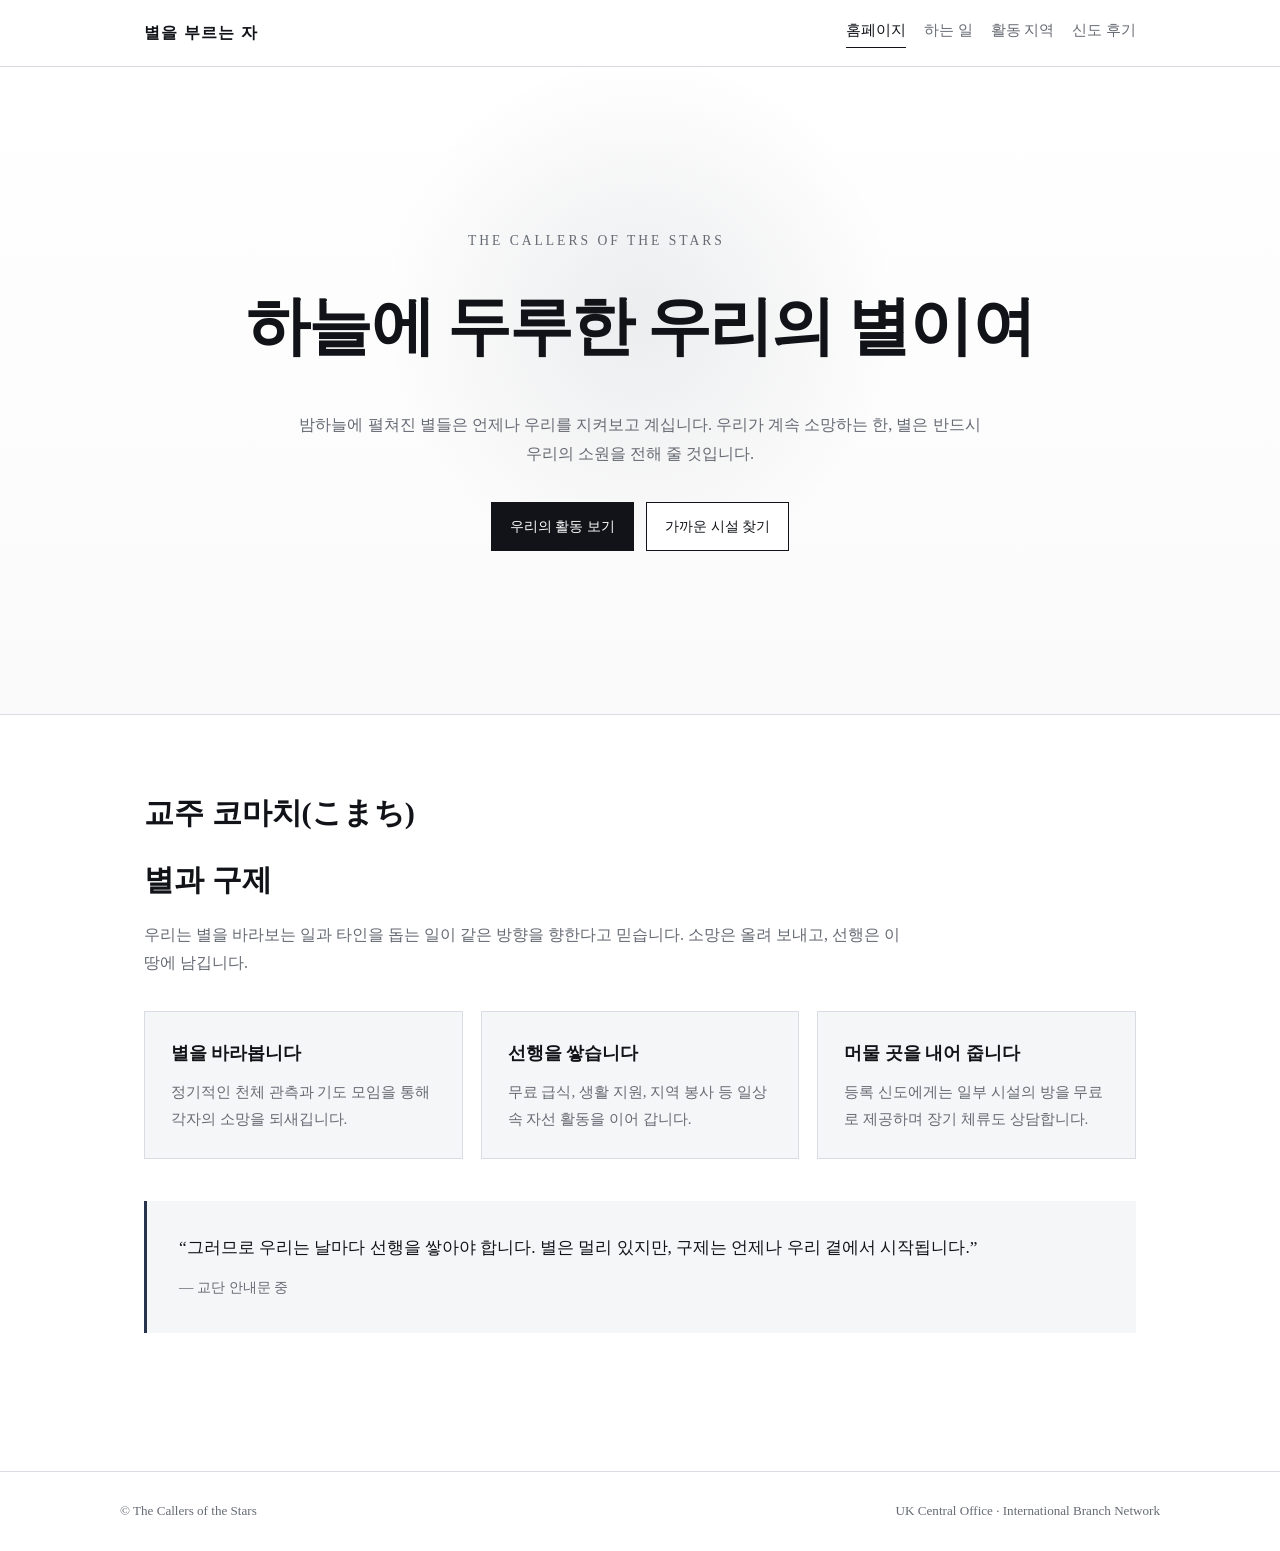
<file: index.html>
<!doctype html>
<html lang="ko">
<head>
  <meta charset="utf-8">
  <meta name="viewport" content="width=device-width, initial-scale=1">
  <title>별을 부르는 자</title>
  <link rel="stylesheet" href="style.css">
</head>
<body>
  <header class="site-header">
    <div class="header-inner">
      <a class="brand" href="index.html">별을 부르는 자</a>
      <nav aria-label="주요 메뉴">
        <a class="active" href="index.html">홈페이지</a>
        <a href="activities.html">하는 일</a>
        <a href="locations.html">활동 지역</a>
        <a href="reviews.html">신도 후기</a>
      </nav>
    </div>
  </header>

  <section class="hero">
    <div>
      <p class="eyebrow">THE CALLERS OF THE STARS</p>
      <h1>하늘에 두루한 우리의 별이여</h1>
      <p>밤하늘에 펼쳐진 별들은 언제나 우리를 지켜보고 계십니다. 우리가 계속 소망하는 한, 별은 반드시 우리의 소원을 전해 줄 것입니다.</p>
      <div class="cta-row">
        <a class="button" href="activities.html">우리의 활동 보기</a>
        <a class="button secondary" href="locations.html">가까운 시설 찾기</a>
      </div>
    </div>
  </section>

  <main>
    <h1 class="section-title">교주 코마치(こまち)</h2>

    <h2 class="section-title">별과 구제</h2>
    <p class="section-lead">우리는 별을 바라보는 일과 타인을 돕는 일이 같은 방향을 향한다고 믿습니다. 소망은 올려 보내고, 선행은 이 땅에 남깁니다.</p>

    <div class="grid">
      <article class="card">
        <h3>별을 바라봅니다</h3>
        <p>정기적인 천체 관측과 기도 모임을 통해 각자의 소망을 되새깁니다.</p>
      </article>
      <article class="card">
        <h3>선행을 쌓습니다</h3>
        <p>무료 급식, 생활 지원, 지역 봉사 등 일상 속 자선 활동을 이어 갑니다.</p>
      </article>
      <article class="card">
        <h3>머물 곳을 내어 줍니다</h3>
        <p>등록 신도에게는 일부 시설의 방을 무료로 제공하며 장기 체류도 상담합니다.</p>
      </article>
    </div>

    <blockquote class="quote">
      “그러므로 우리는 날마다 선행을 쌓아야 합니다. 별은 멀리 있지만, 구제는 언제나 우리 곁에서 시작됩니다.”
      <small>— 교단 안내문 중</small>
    </blockquote>

  </main>

  <footer>
    <div class="footer-inner">
      <span>© The Callers of the Stars</span>
      <span>UK Central Office · International Branch Network</span>
    </div>
  </footer>
</body>
</html>
</file>
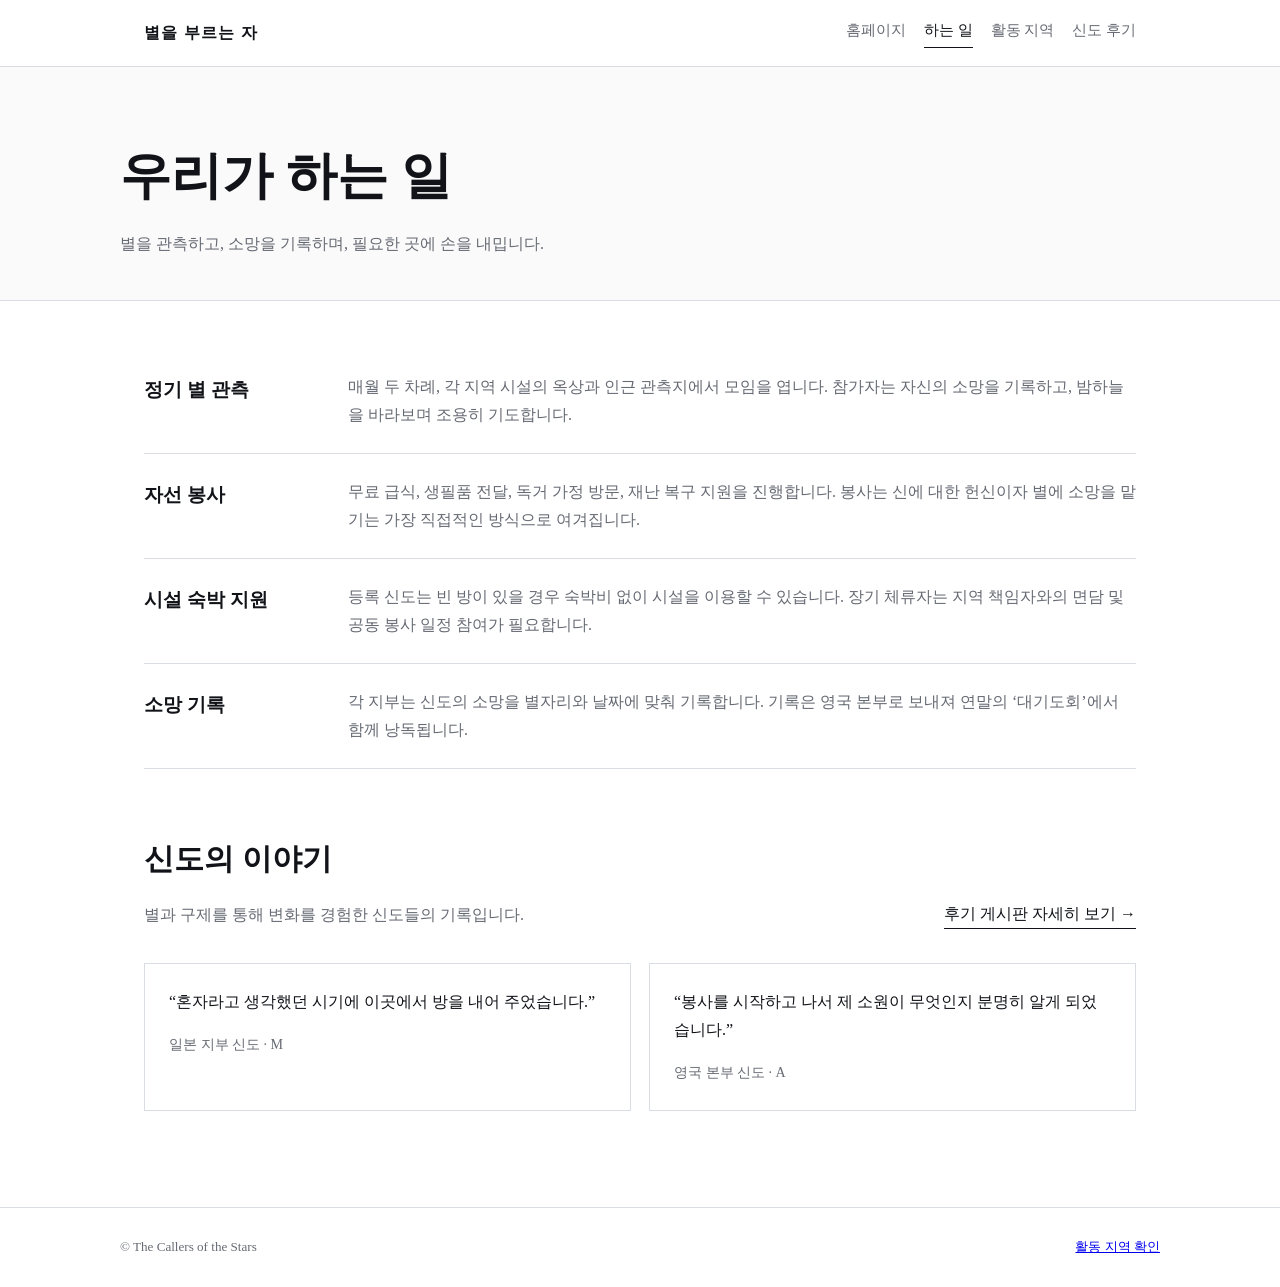
<file: activaties.html>
<!doctype html>
<html lang="ko">
<head>
  <meta charset="utf-8">
  <meta name="viewport" content="width=device-width, initial-scale=1">
  <title>하는 일 | 별을 부르는 자</title>
  <link rel="stylesheet" href="style.css">
</head>
<body>
  <header class="site-header">
    <div class="header-inner">
      <a class="brand" href="index.html">별을 부르는 자</a>
      <nav aria-label="주요 메뉴">
        <a href="index.html">홈페이지</a>
        <a class="active" href="activities.html">하는 일</a>
        <a href="locations.html">활동 지역</a>
        <a href="reviews.html">신도 후기</a>
      </nav>
    </div>
  </header>

  <section class="page-head">
    <div class="page-head-inner">
      <h1>우리가 하는 일</h1>
      <p>별을 관측하고, 소망을 기록하며, 필요한 곳에 손을 내밉니다.</p>
    </div>
  </section>

  <main>
    <div class="activity-list">
      <section class="activity">
        <h2>정기 별 관측</h2>
        <p>매월 두 차례, 각 지역 시설의 옥상과 인근 관측지에서 모임을 엽니다. 참가자는 자신의 소망을 기록하고, 밤하늘을 바라보며 조용히 기도합니다.</p>
      </section>
      <section class="activity">
        <h2>자선 봉사</h2>
        <p>무료 급식, 생필품 전달, 독거 가정 방문, 재난 복구 지원을 진행합니다. 봉사는 신에 대한 헌신이자 별에 소망을 맡기는 가장 직접적인 방식으로 여겨집니다.</p>
      </section>
      <section class="activity">
        <h2>시설 숙박 지원</h2>
        <p>등록 신도는 빈 방이 있을 경우 숙박비 없이 시설을 이용할 수 있습니다. 장기 체류자는 지역 책임자와의 면담 및 공동 봉사 일정 참여가 필요합니다.</p>
      </section>
      <section class="activity">
        <h2>소망 기록</h2>
        <p>각 지부는 신도의 소망을 별자리와 날짜에 맞춰 기록합니다. 기록은 영국 본부로 보내져 연말의 ‘대기도회’에서 함께 낭독됩니다.</p>
      </section>
    </div>

    <section class="testimonials">
      <div class="section-heading-row">
        <div>
          <h2 class="section-title">신도의 이야기</h2>
          <p class="section-lead">별과 구제를 통해 변화를 경험한 신도들의 기록입니다.</p>
        </div>
        <a class="text-link" href="reviews.html">후기 게시판 자세히 보기 →</a>
      </div>
      <div class="testimonial-grid">
        <article class="testimonial">
          <p>“혼자라고 생각했던 시기에 이곳에서 방을 내어 주었습니다.”</p>
          <span>일본 지부 신도 · M</span>
        </article>
        <article class="testimonial">
          <p>“봉사를 시작하고 나서 제 소원이 무엇인지 분명히 알게 되었습니다.”</p>
          <span>영국 본부 신도 · A</span>
        </article>
      </div>
    </section>
  </main>

  <footer>
    <div class="footer-inner">
      <span>© The Callers of the Stars</span>
      <span><a href="locations.html">활동 지역 확인</a></span>
    </div>
  </footer>
</body>
</html>
</file>
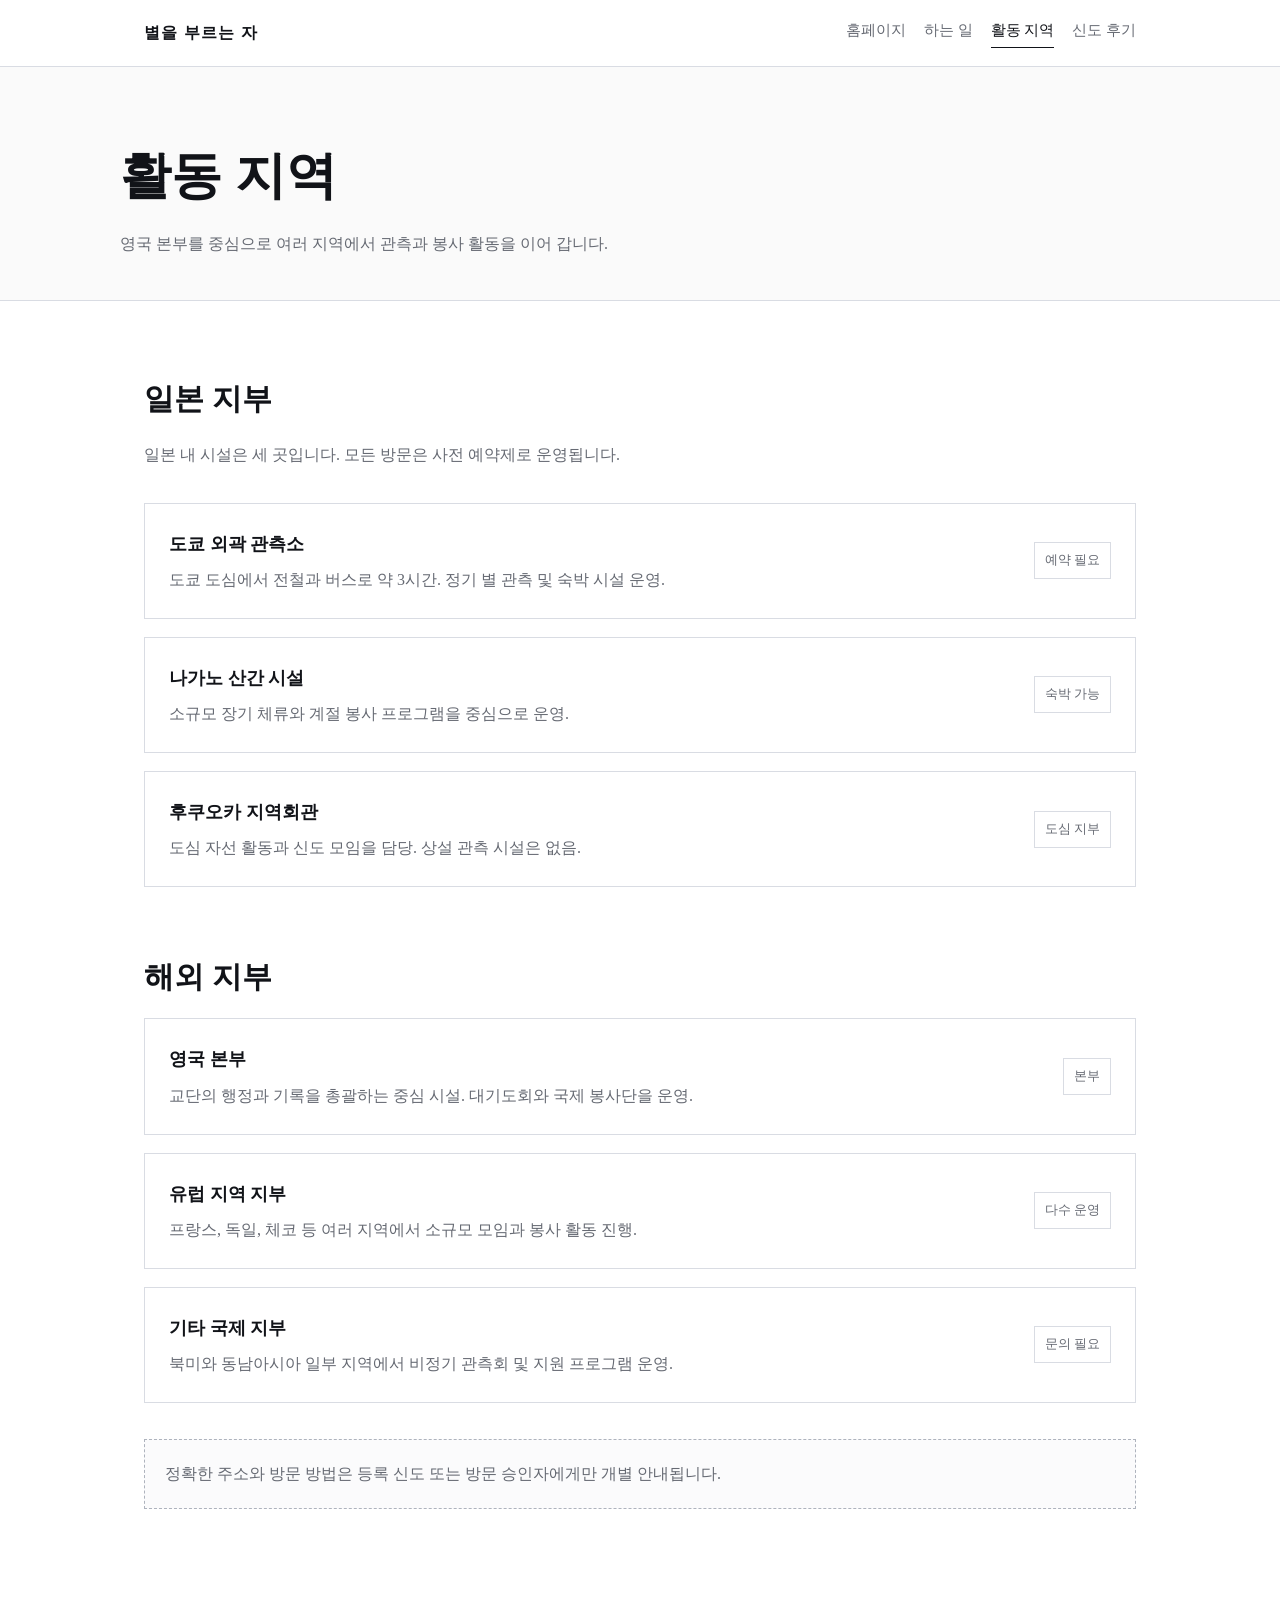
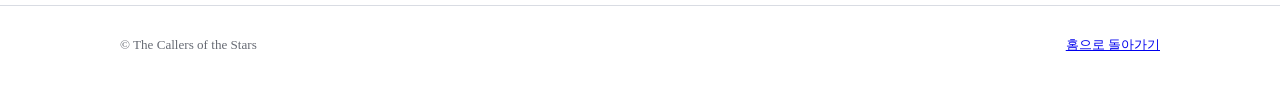
<file: locations.html>
<!doctype html>
<html lang="ko">
<head>
  <meta charset="utf-8">
  <meta name="viewport" content="width=device-width, initial-scale=1">
  <title>활동 지역 | 별을 부르는 자</title>
  <link rel="stylesheet" href="style.css">
</head>
<body>
  <header class="site-header">
    <div class="header-inner">
      <a class="brand" href="index.html">별을 부르는 자</a>
      <nav aria-label="주요 메뉴">
        <a href="index.html">홈페이지</a>
        <a href="activities.html">하는 일</a>
        <a class="active" href="locations.html">활동 지역</a>
        <a href="reviews.html">신도 후기</a>
      </nav>
    </div>
  </header>

  <section class="page-head">
    <div class="page-head-inner">
      <h1>활동 지역</h1>
      <p>영국 본부를 중심으로 여러 지역에서 관측과 봉사 활동을 이어 갑니다.</p>
    </div>
  </section>

  <main>
    <h2 class="section-title">일본 지부</h2>
    <p class="section-lead">일본 내 시설은 세 곳입니다. 모든 방문은 사전 예약제로 운영됩니다.</p>
    <div class="locations">
      <article class="location">
        <div>
          <h2>도쿄 외곽 관측소</h2>
          <p>도쿄 도심에서 전철과 버스로 약 3시간. 정기 별 관측 및 숙박 시설 운영.</p>
        </div>
        <span class="tag">예약 필요</span>
      </article>
      <article class="location">
        <div>
          <h2>나가노 산간 시설</h2>
          <p>소규모 장기 체류와 계절 봉사 프로그램을 중심으로 운영.</p>
        </div>
        <span class="tag">숙박 가능</span>
      </article>
      <article class="location">
        <div>
          <h2>후쿠오카 지역회관</h2>
          <p>도심 자선 활동과 신도 모임을 담당. 상설 관측 시설은 없음.</p>
        </div>
        <span class="tag">도심 지부</span>
      </article>
    </div>

    <h2 class="section-title" style="margin-top:64px;">해외 지부</h2>
    <div class="locations">
      <article class="location">
        <div>
          <h2>영국 본부</h2>
          <p>교단의 행정과 기록을 총괄하는 중심 시설. 대기도회와 국제 봉사단을 운영.</p>
        </div>
        <span class="tag">본부</span>
      </article>
      <article class="location">
        <div>
          <h2>유럽 지역 지부</h2>
          <p>프랑스, 독일, 체코 등 여러 지역에서 소규모 모임과 봉사 활동 진행.</p>
        </div>
        <span class="tag">다수 운영</span>
      </article>
      <article class="location">
        <div>
          <h2>기타 국제 지부</h2>
          <p>북미와 동남아시아 일부 지역에서 비정기 관측회 및 지원 프로그램 운영.</p>
        </div>
        <span class="tag">문의 필요</span>
      </article>
    </div>

    <div class="notice">정확한 주소와 방문 방법은 등록 신도 또는 방문 승인자에게만 개별 안내됩니다.</div>
  </main>

  <footer>
    <div class="footer-inner">
      <span>© The Callers of the Stars</span>
      <span><a href="index.html">홈으로 돌아가기</a></span>
    </div>
  </footer>
</body>
</html>
</file>
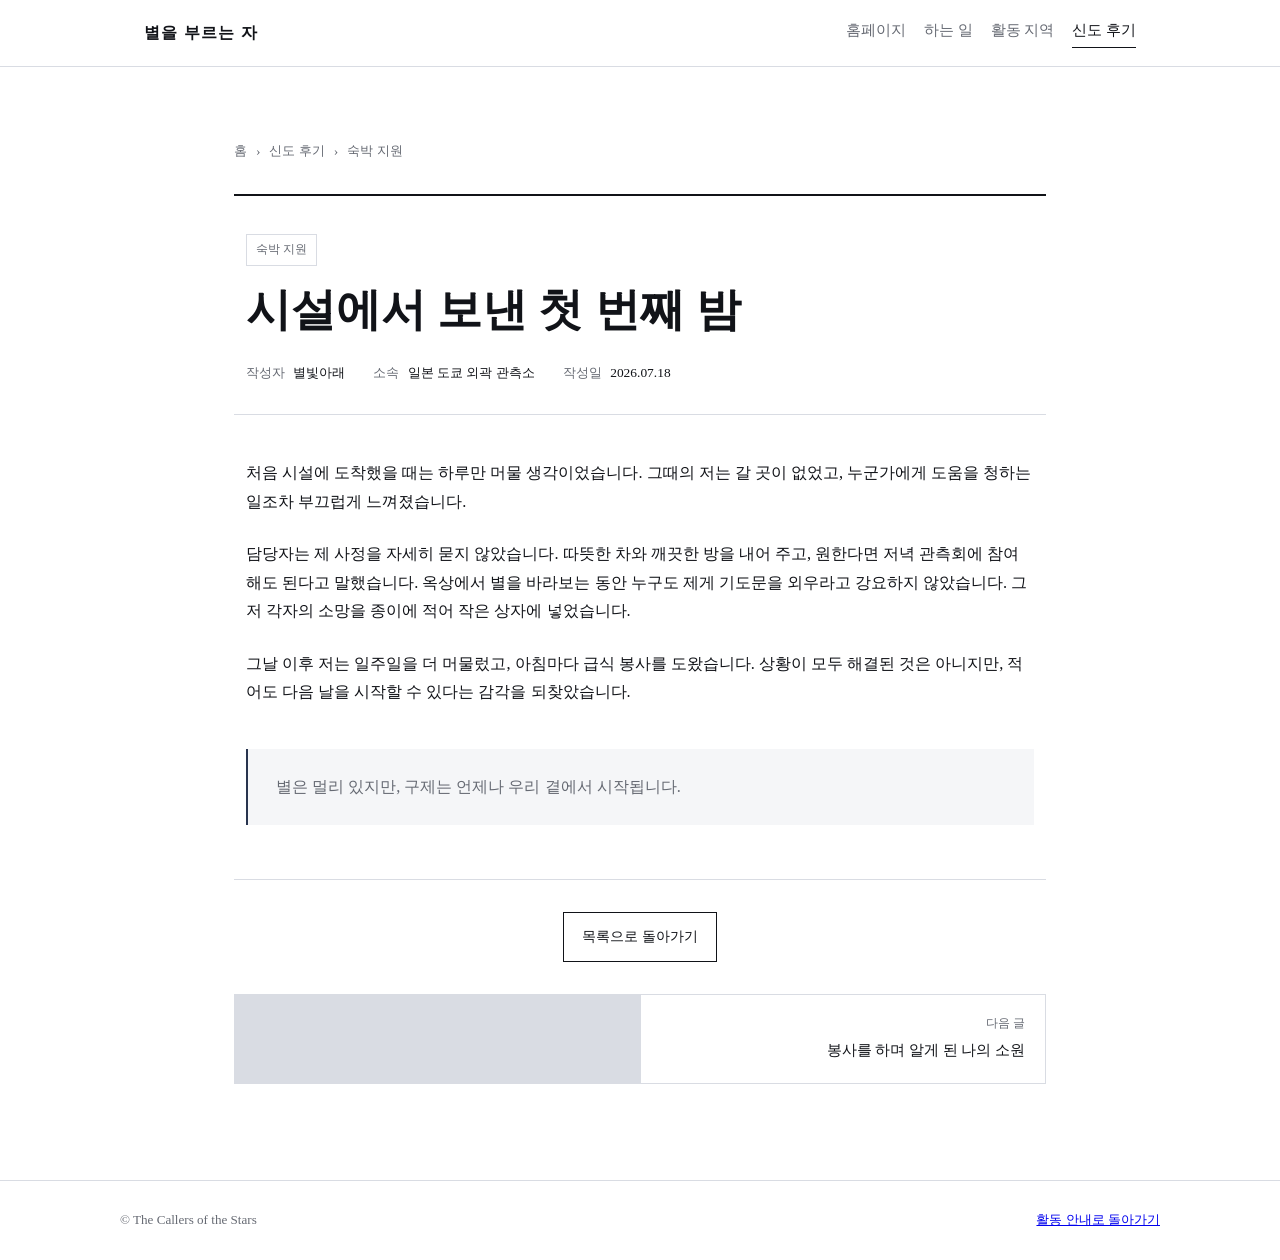
<file: review-01.html>
<!doctype html>
<html lang="ko"><head><meta charset="utf-8"><meta name="viewport" content="width=device-width, initial-scale=1"><title>시설에서 보낸 첫 번째 밤 | 신도 후기</title><link rel="stylesheet" href="style.css"></head>
<body><header class="site-header"><div class="header-inner"><a class="brand" href="index.html">별을 부르는 자</a>      <nav aria-label="주요 메뉴">
        <a href="index.html">홈페이지</a>
        <a href="activities.html">하는 일</a>
        <a href="locations.html">활동 지역</a>
        <a class="active" href="reviews.html">신도 후기</a>
      </nav></div></header>
<main class="post-main">
  <div class="breadcrumbs"><a href="index.html">홈</a><span>›</span><a href="reviews.html">신도 후기</a><span>›</span><span>숙박 지원</span></div>
  <article class="post">
    <header class="post-header"><span class="post-category">숙박 지원</span><h1>시설에서 보낸 첫 번째 밤</h1><div class="post-meta"><span>작성자 <strong>별빛아래</strong></span><span>소속 <strong>일본 도쿄 외곽 관측소</strong></span><span>작성일 <strong>2026.07.18</strong></span></div></header>
    <div class="post-body">        <p>처음 시설에 도착했을 때는 하루만 머물 생각이었습니다. 그때의 저는 갈 곳이 없었고, 누군가에게 도움을 청하는 일조차 부끄럽게 느껴졌습니다.</p>
        <p>담당자는 제 사정을 자세히 묻지 않았습니다. 따뜻한 차와 깨끗한 방을 내어 주고, 원한다면 저녁 관측회에 참여해도 된다고 말했습니다. 옥상에서 별을 바라보는 동안 누구도 제게 기도문을 외우라고 강요하지 않았습니다. 그저 각자의 소망을 종이에 적어 작은 상자에 넣었습니다.</p>
        <p>그날 이후 저는 일주일을 더 머물렀고, 아침마다 급식 봉사를 도왔습니다. 상황이 모두 해결된 것은 아니지만, 적어도 다음 날을 시작할 수 있다는 감각을 되찾았습니다.</p><blockquote>별은 멀리 있지만, 구제는 언제나 우리 곁에서 시작됩니다.</blockquote></div>
  </article>
  <div class="post-actions"><a class="button secondary" href="reviews.html">목록으로 돌아가기</a></div>
  <nav class="post-adjacent" aria-label="후기 글 이동"><span></span><a class="next" href="review-02.html"><small>다음 글</small><span>봉사를 하며 알게 된 나의 소원</span></a></nav>
</main>  <footer>
    <div class="footer-inner">
      <span>© The Callers of the Stars</span>
      <span><a href="activities.html">활동 안내로 돌아가기</a></span>
    </div>
  </footer></body></html>
</file>
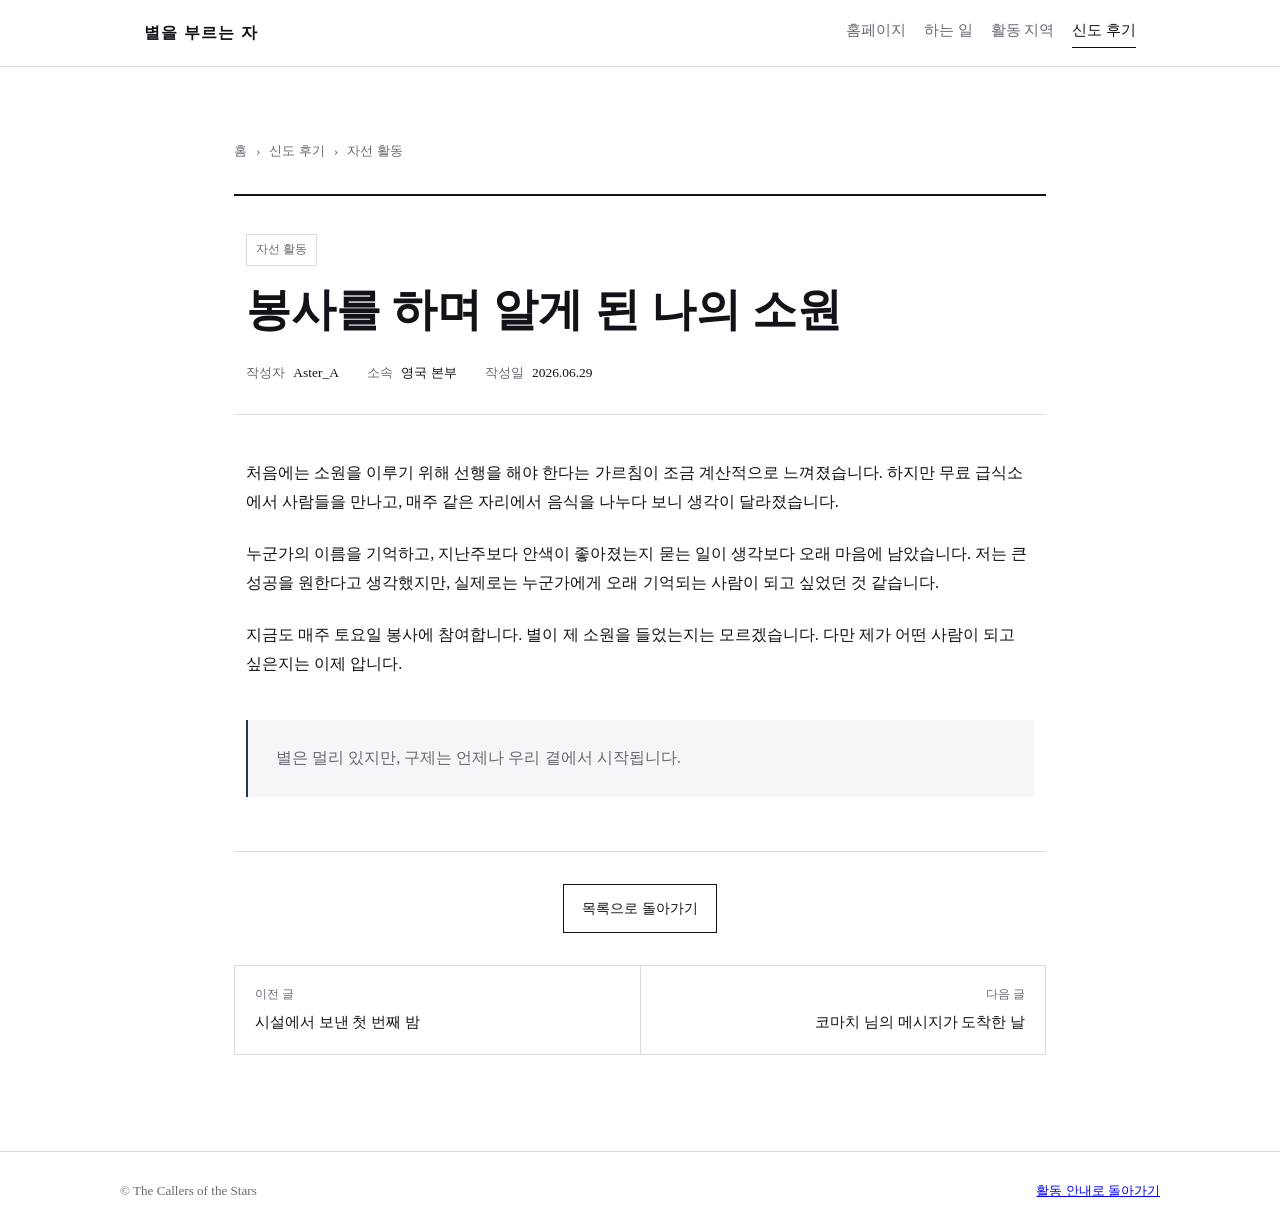
<file: review-02.html>
<!doctype html>
<html lang="ko"><head><meta charset="utf-8"><meta name="viewport" content="width=device-width, initial-scale=1"><title>봉사를 하며 알게 된 나의 소원 | 신도 후기</title><link rel="stylesheet" href="style.css"></head>
<body><header class="site-header"><div class="header-inner"><a class="brand" href="index.html">별을 부르는 자</a>      <nav aria-label="주요 메뉴">
        <a href="index.html">홈페이지</a>
        <a href="activities.html">하는 일</a>
        <a href="locations.html">활동 지역</a>
        <a class="active" href="reviews.html">신도 후기</a>
      </nav></div></header>
<main class="post-main">
  <div class="breadcrumbs"><a href="index.html">홈</a><span>›</span><a href="reviews.html">신도 후기</a><span>›</span><span>자선 활동</span></div>
  <article class="post">
    <header class="post-header"><span class="post-category">자선 활동</span><h1>봉사를 하며 알게 된 나의 소원</h1><div class="post-meta"><span>작성자 <strong>Aster_A</strong></span><span>소속 <strong>영국 본부</strong></span><span>작성일 <strong>2026.06.29</strong></span></div></header>
    <div class="post-body">        <p>처음에는 소원을 이루기 위해 선행을 해야 한다는 가르침이 조금 계산적으로 느껴졌습니다. 하지만 무료 급식소에서 사람들을 만나고, 매주 같은 자리에서 음식을 나누다 보니 생각이 달라졌습니다.</p>
        <p>누군가의 이름을 기억하고, 지난주보다 안색이 좋아졌는지 묻는 일이 생각보다 오래 마음에 남았습니다. 저는 큰 성공을 원한다고 생각했지만, 실제로는 누군가에게 오래 기억되는 사람이 되고 싶었던 것 같습니다.</p>
        <p>지금도 매주 토요일 봉사에 참여합니다. 별이 제 소원을 들었는지는 모르겠습니다. 다만 제가 어떤 사람이 되고 싶은지는 이제 압니다.</p><blockquote>별은 멀리 있지만, 구제는 언제나 우리 곁에서 시작됩니다.</blockquote></div>
  </article>
  <div class="post-actions"><a class="button secondary" href="reviews.html">목록으로 돌아가기</a></div>
  <nav class="post-adjacent" aria-label="후기 글 이동"><a href="review-01.html"><small>이전 글</small><span>시설에서 보낸 첫 번째 밤</span></a><a class="next" href="review-03.html"><small>다음 글</small><span>코마치 님의 메시지가 도착한 날</span></a></nav>
</main>  <footer>
    <div class="footer-inner">
      <span>© The Callers of the Stars</span>
      <span><a href="activities.html">활동 안내로 돌아가기</a></span>
    </div>
  </footer></body></html>
</file>
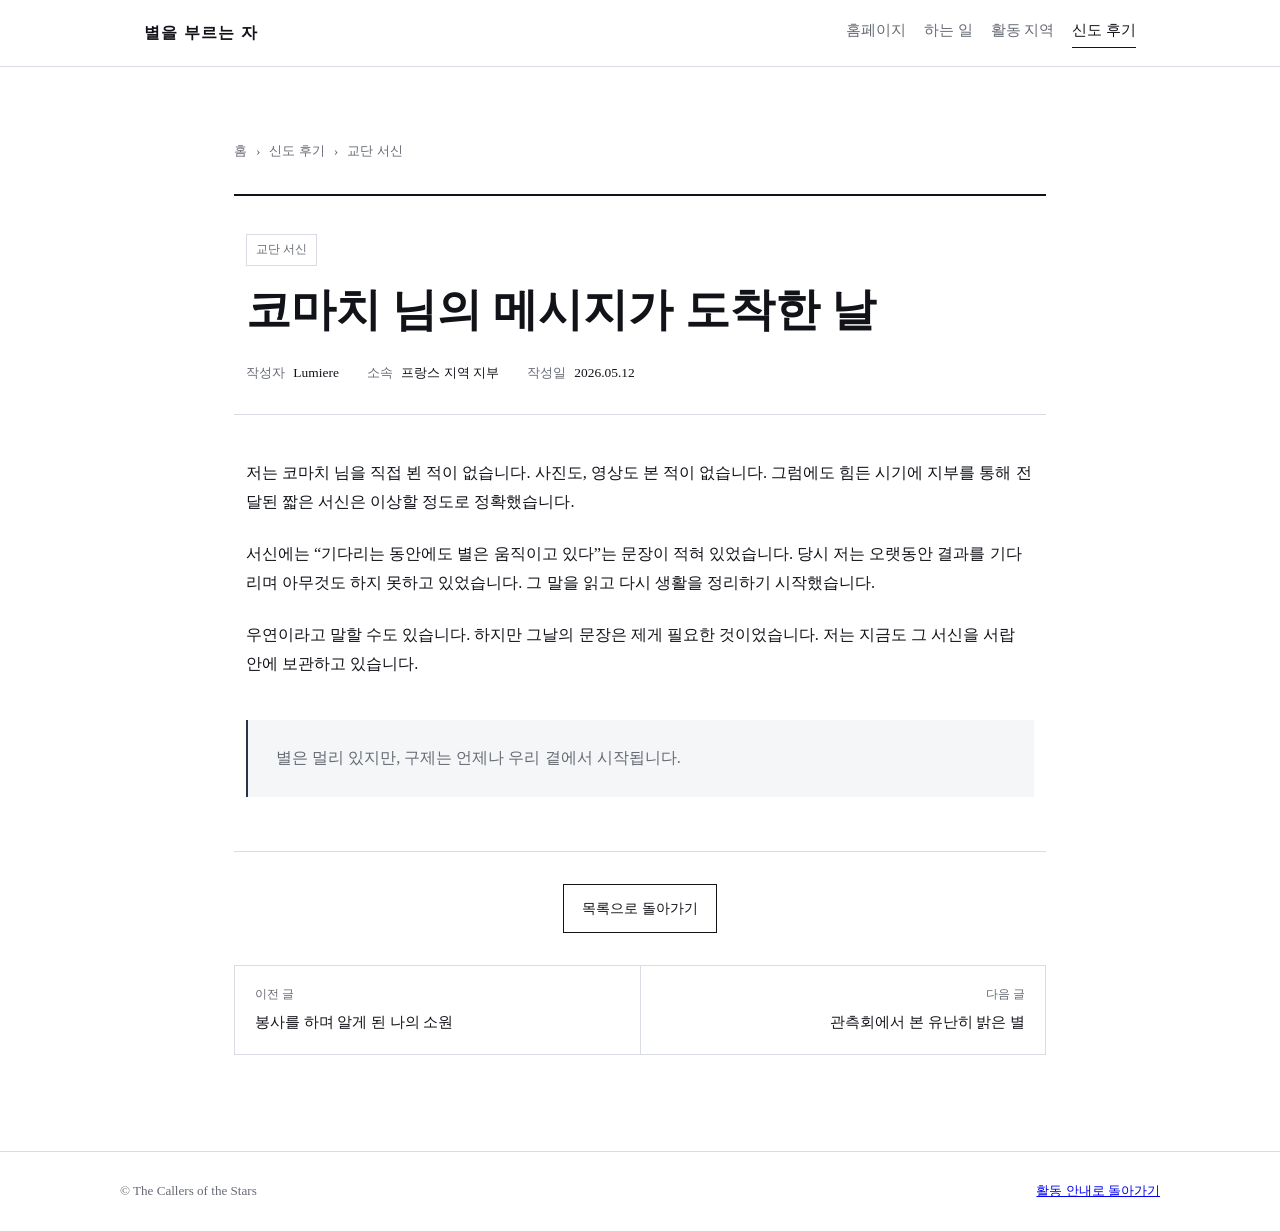
<file: review-03.html>
<!doctype html>
<html lang="ko"><head><meta charset="utf-8"><meta name="viewport" content="width=device-width, initial-scale=1"><title>코마치 님의 메시지가 도착한 날 | 신도 후기</title><link rel="stylesheet" href="style.css"></head>
<body><header class="site-header"><div class="header-inner"><a class="brand" href="index.html">별을 부르는 자</a>      <nav aria-label="주요 메뉴">
        <a href="index.html">홈페이지</a>
        <a href="activities.html">하는 일</a>
        <a href="locations.html">활동 지역</a>
        <a class="active" href="reviews.html">신도 후기</a>
      </nav></div></header>
<main class="post-main">
  <div class="breadcrumbs"><a href="index.html">홈</a><span>›</span><a href="reviews.html">신도 후기</a><span>›</span><span>교단 서신</span></div>
  <article class="post">
    <header class="post-header"><span class="post-category">교단 서신</span><h1>코마치 님의 메시지가 도착한 날</h1><div class="post-meta"><span>작성자 <strong>Lumiere</strong></span><span>소속 <strong>프랑스 지역 지부</strong></span><span>작성일 <strong>2026.05.12</strong></span></div></header>
    <div class="post-body">        <p>저는 코마치 님을 직접 뵌 적이 없습니다. 사진도, 영상도 본 적이 없습니다. 그럼에도 힘든 시기에 지부를 통해 전달된 짧은 서신은 이상할 정도로 정확했습니다.</p>
        <p>서신에는 “기다리는 동안에도 별은 움직이고 있다”는 문장이 적혀 있었습니다. 당시 저는 오랫동안 결과를 기다리며 아무것도 하지 못하고 있었습니다. 그 말을 읽고 다시 생활을 정리하기 시작했습니다.</p>
        <p>우연이라고 말할 수도 있습니다. 하지만 그날의 문장은 제게 필요한 것이었습니다. 저는 지금도 그 서신을 서랍 안에 보관하고 있습니다.</p><blockquote>별은 멀리 있지만, 구제는 언제나 우리 곁에서 시작됩니다.</blockquote></div>
  </article>
  <div class="post-actions"><a class="button secondary" href="reviews.html">목록으로 돌아가기</a></div>
  <nav class="post-adjacent" aria-label="후기 글 이동"><a href="review-02.html"><small>이전 글</small><span>봉사를 하며 알게 된 나의 소원</span></a><a class="next" href="review-04.html"><small>다음 글</small><span>관측회에서 본 유난히 밝은 별</span></a></nav>
</main>  <footer>
    <div class="footer-inner">
      <span>© The Callers of the Stars</span>
      <span><a href="activities.html">활동 안내로 돌아가기</a></span>
    </div>
  </footer></body></html>
</file>
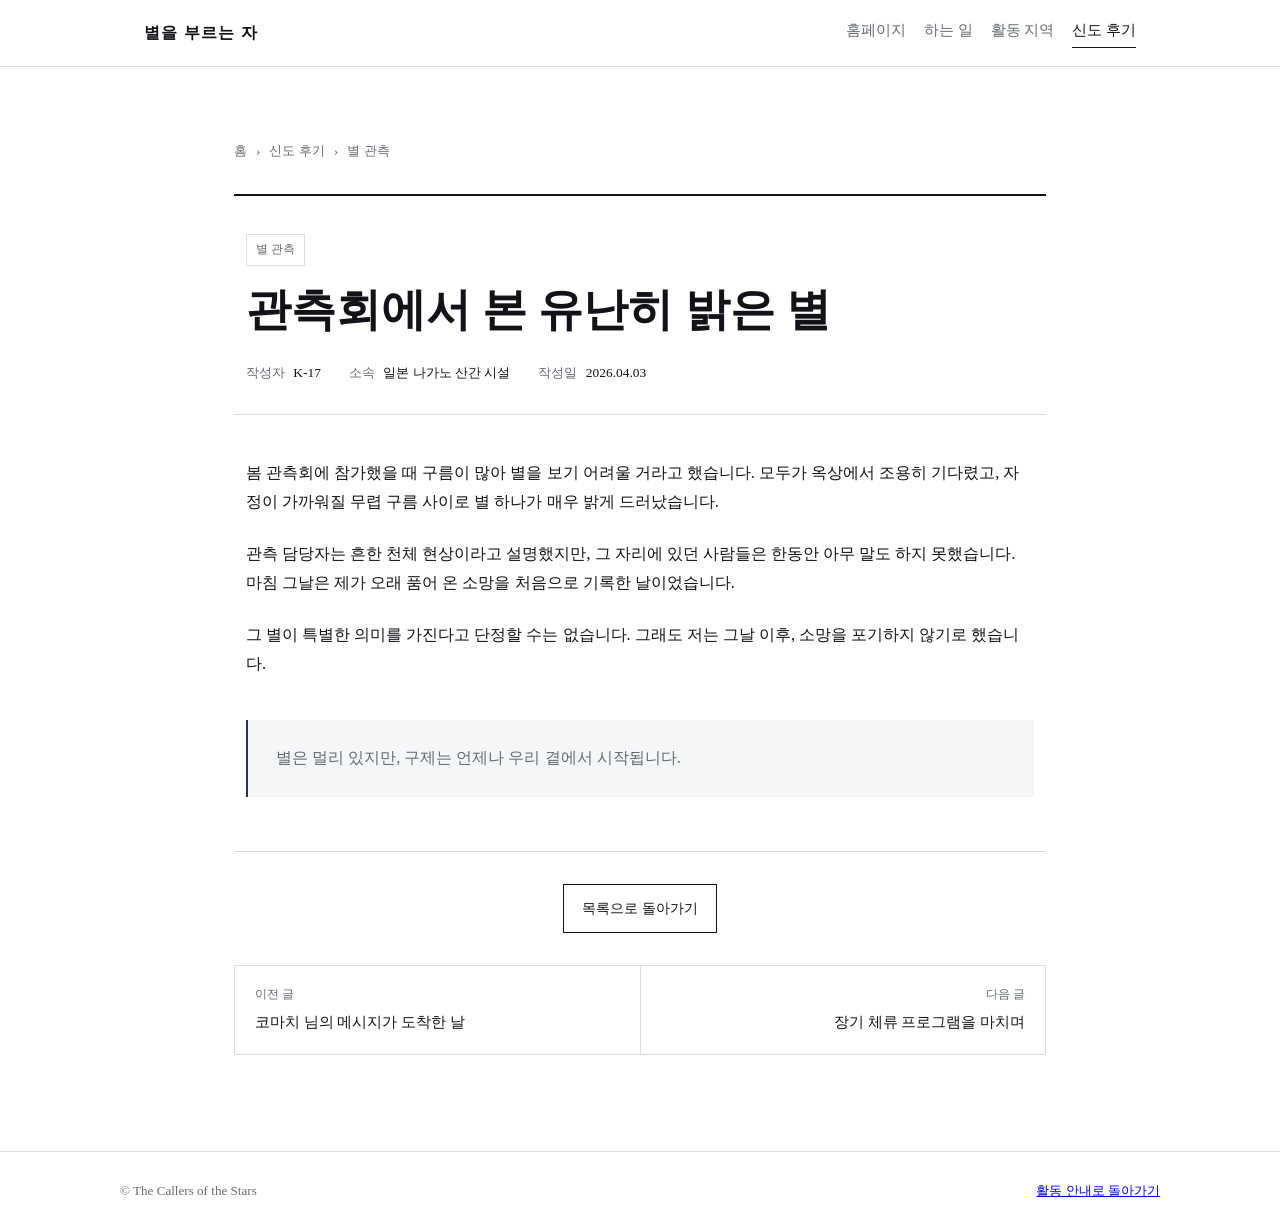
<file: review-04.html>
<!doctype html>
<html lang="ko"><head><meta charset="utf-8"><meta name="viewport" content="width=device-width, initial-scale=1"><title>관측회에서 본 유난히 밝은 별 | 신도 후기</title><link rel="stylesheet" href="style.css"></head>
<body><header class="site-header"><div class="header-inner"><a class="brand" href="index.html">별을 부르는 자</a>      <nav aria-label="주요 메뉴">
        <a href="index.html">홈페이지</a>
        <a href="activities.html">하는 일</a>
        <a href="locations.html">활동 지역</a>
        <a class="active" href="reviews.html">신도 후기</a>
      </nav></div></header>
<main class="post-main">
  <div class="breadcrumbs"><a href="index.html">홈</a><span>›</span><a href="reviews.html">신도 후기</a><span>›</span><span>별 관측</span></div>
  <article class="post">
    <header class="post-header"><span class="post-category">별 관측</span><h1>관측회에서 본 유난히 밝은 별</h1><div class="post-meta"><span>작성자 <strong>K-17</strong></span><span>소속 <strong>일본 나가노 산간 시설</strong></span><span>작성일 <strong>2026.04.03</strong></span></div></header>
    <div class="post-body">        <p>봄 관측회에 참가했을 때 구름이 많아 별을 보기 어려울 거라고 했습니다. 모두가 옥상에서 조용히 기다렸고, 자정이 가까워질 무렵 구름 사이로 별 하나가 매우 밝게 드러났습니다.</p>
        <p>관측 담당자는 흔한 천체 현상이라고 설명했지만, 그 자리에 있던 사람들은 한동안 아무 말도 하지 못했습니다. 마침 그날은 제가 오래 품어 온 소망을 처음으로 기록한 날이었습니다.</p>
        <p>그 별이 특별한 의미를 가진다고 단정할 수는 없습니다. 그래도 저는 그날 이후, 소망을 포기하지 않기로 했습니다.</p><blockquote>별은 멀리 있지만, 구제는 언제나 우리 곁에서 시작됩니다.</blockquote></div>
  </article>
  <div class="post-actions"><a class="button secondary" href="reviews.html">목록으로 돌아가기</a></div>
  <nav class="post-adjacent" aria-label="후기 글 이동"><a href="review-03.html"><small>이전 글</small><span>코마치 님의 메시지가 도착한 날</span></a><a class="next" href="review-05.html"><small>다음 글</small><span>장기 체류 프로그램을 마치며</span></a></nav>
</main>  <footer>
    <div class="footer-inner">
      <span>© The Callers of the Stars</span>
      <span><a href="activities.html">활동 안내로 돌아가기</a></span>
    </div>
  </footer></body></html>
</file>
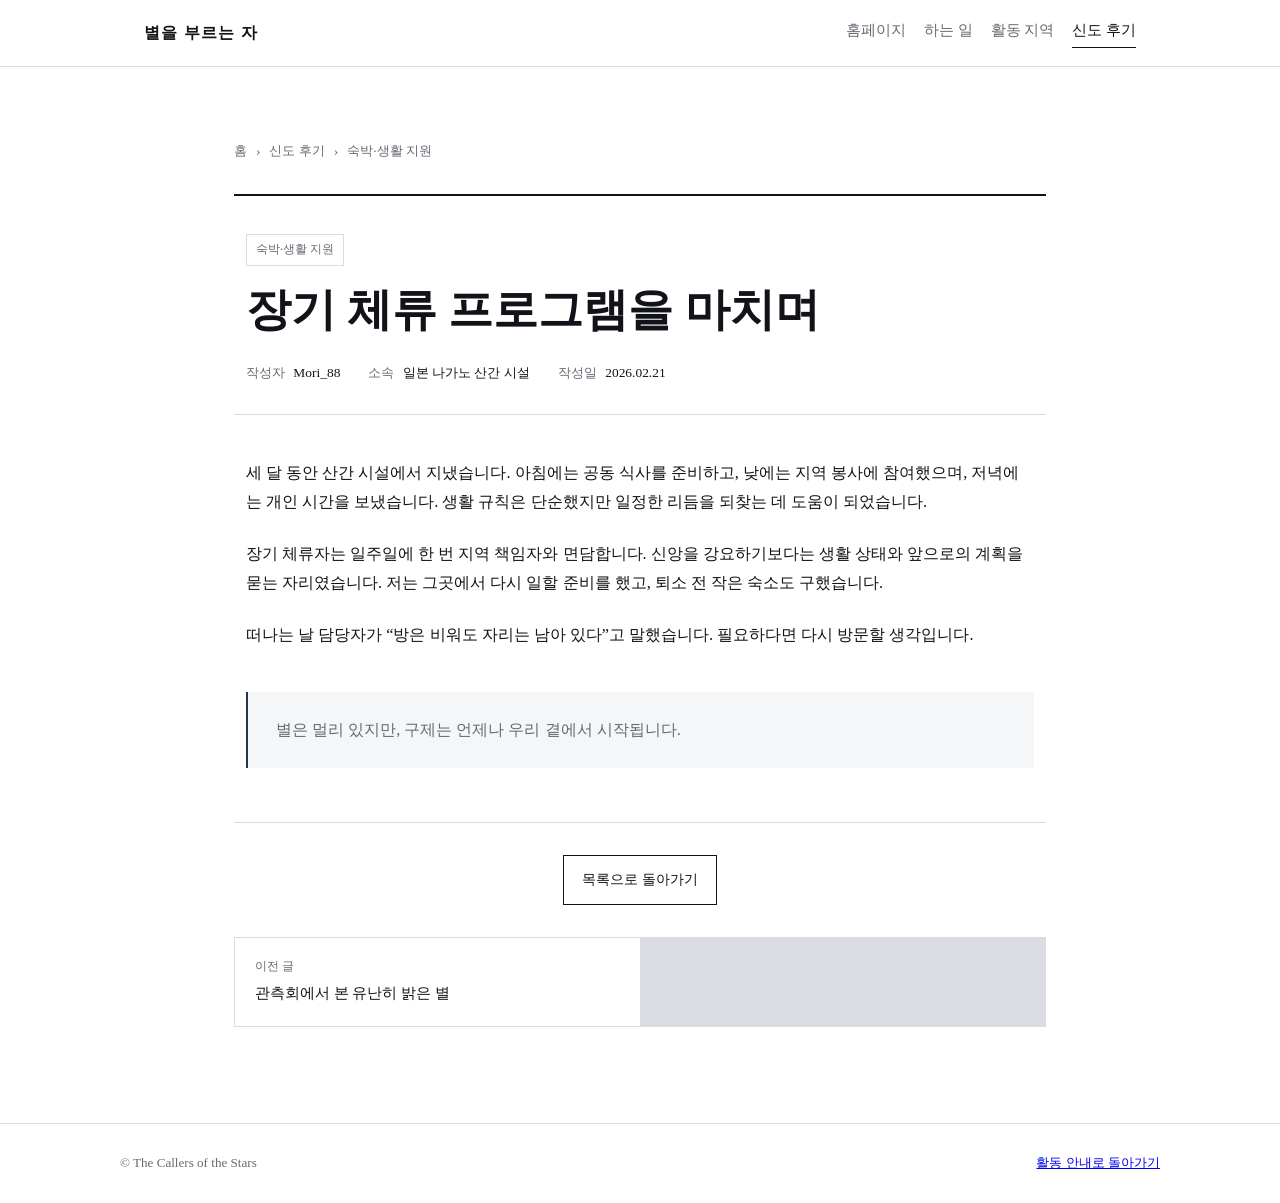
<file: review-05.html>
<!doctype html>
<html lang="ko"><head><meta charset="utf-8"><meta name="viewport" content="width=device-width, initial-scale=1"><title>장기 체류 프로그램을 마치며 | 신도 후기</title><link rel="stylesheet" href="style.css"></head>
<body><header class="site-header"><div class="header-inner"><a class="brand" href="index.html">별을 부르는 자</a>      <nav aria-label="주요 메뉴">
        <a href="index.html">홈페이지</a>
        <a href="activities.html">하는 일</a>
        <a href="locations.html">활동 지역</a>
        <a class="active" href="reviews.html">신도 후기</a>
      </nav></div></header>
<main class="post-main">
  <div class="breadcrumbs"><a href="index.html">홈</a><span>›</span><a href="reviews.html">신도 후기</a><span>›</span><span>숙박·생활 지원</span></div>
  <article class="post">
    <header class="post-header"><span class="post-category">숙박·생활 지원</span><h1>장기 체류 프로그램을 마치며</h1><div class="post-meta"><span>작성자 <strong>Mori_88</strong></span><span>소속 <strong>일본 나가노 산간 시설</strong></span><span>작성일 <strong>2026.02.21</strong></span></div></header>
    <div class="post-body">        <p>세 달 동안 산간 시설에서 지냈습니다. 아침에는 공동 식사를 준비하고, 낮에는 지역 봉사에 참여했으며, 저녁에는 개인 시간을 보냈습니다. 생활 규칙은 단순했지만 일정한 리듬을 되찾는 데 도움이 되었습니다.</p>
        <p>장기 체류자는 일주일에 한 번 지역 책임자와 면담합니다. 신앙을 강요하기보다는 생활 상태와 앞으로의 계획을 묻는 자리였습니다. 저는 그곳에서 다시 일할 준비를 했고, 퇴소 전 작은 숙소도 구했습니다.</p>
        <p>떠나는 날 담당자가 “방은 비워도 자리는 남아 있다”고 말했습니다. 필요하다면 다시 방문할 생각입니다.</p><blockquote>별은 멀리 있지만, 구제는 언제나 우리 곁에서 시작됩니다.</blockquote></div>
  </article>
  <div class="post-actions"><a class="button secondary" href="reviews.html">목록으로 돌아가기</a></div>
  <nav class="post-adjacent" aria-label="후기 글 이동"><a href="review-04.html"><small>이전 글</small><span>관측회에서 본 유난히 밝은 별</span></a></nav>
</main>  <footer>
    <div class="footer-inner">
      <span>© The Callers of the Stars</span>
      <span><a href="activities.html">활동 안내로 돌아가기</a></span>
    </div>
  </footer></body></html>
</file>
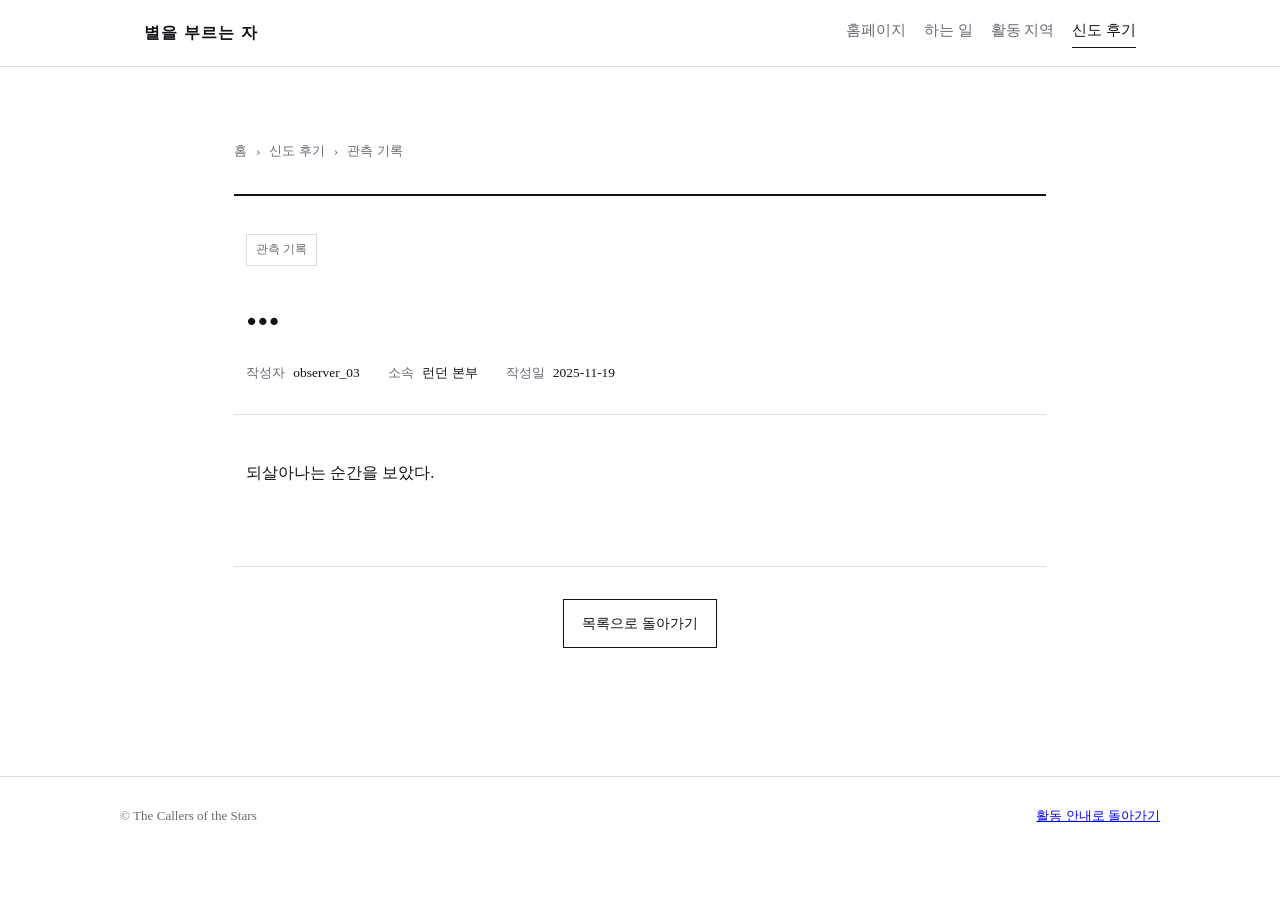
<file: review-observation.html>
<!doctype html>
<html lang="ko"><head><meta charset="utf-8"><meta name="viewport" content="width=device-width, initial-scale=1"><title>별을 바라보는 동안, 별도 나를 보았다 | 별을 부르는 자</title><link rel="stylesheet" href="style.css"></head>
<body><header class="site-header"><div class="header-inner"><a class="brand" href="index.html">별을 부르는 자</a><nav aria-label="주요 메뉴"><a href="index.html">홈페이지</a><a href="activities.html">하는 일</a><a href="locations.html">활동 지역</a><a class="active" href="reviews.html">신도 후기</a></nav></div></header>
<main class="post-main">
  <div class="breadcrumbs"><a href="index.html">홈</a><span>›</span><a href="reviews.html">신도 후기</a><span>›</span><span>관측 기록</span></div>
  <article class="post">
    <header class="post-header"><span class="post-category">관측 기록</span><h1>...</h1><div class="post-meta"><span>작성자 <strong>observer_03</strong></span><span>소속 <strong>런던 본부</strong></span><span>작성일 <strong>2025-11-19</strong></span></div></header>
    <div class="post-body">
      <p>되살아나는 순간을 보았다.</p>
    </div>
  </article>
  <div class="post-actions"><a class="button secondary" href="reviews.html">목록으로 돌아가기</a></div>
</main>
<footer><div class="footer-inner"><span>© The Callers of the Stars</span><span><a href="activities.html">활동 안내로 돌아가기</a></span></div></footer></body></html>
</file>
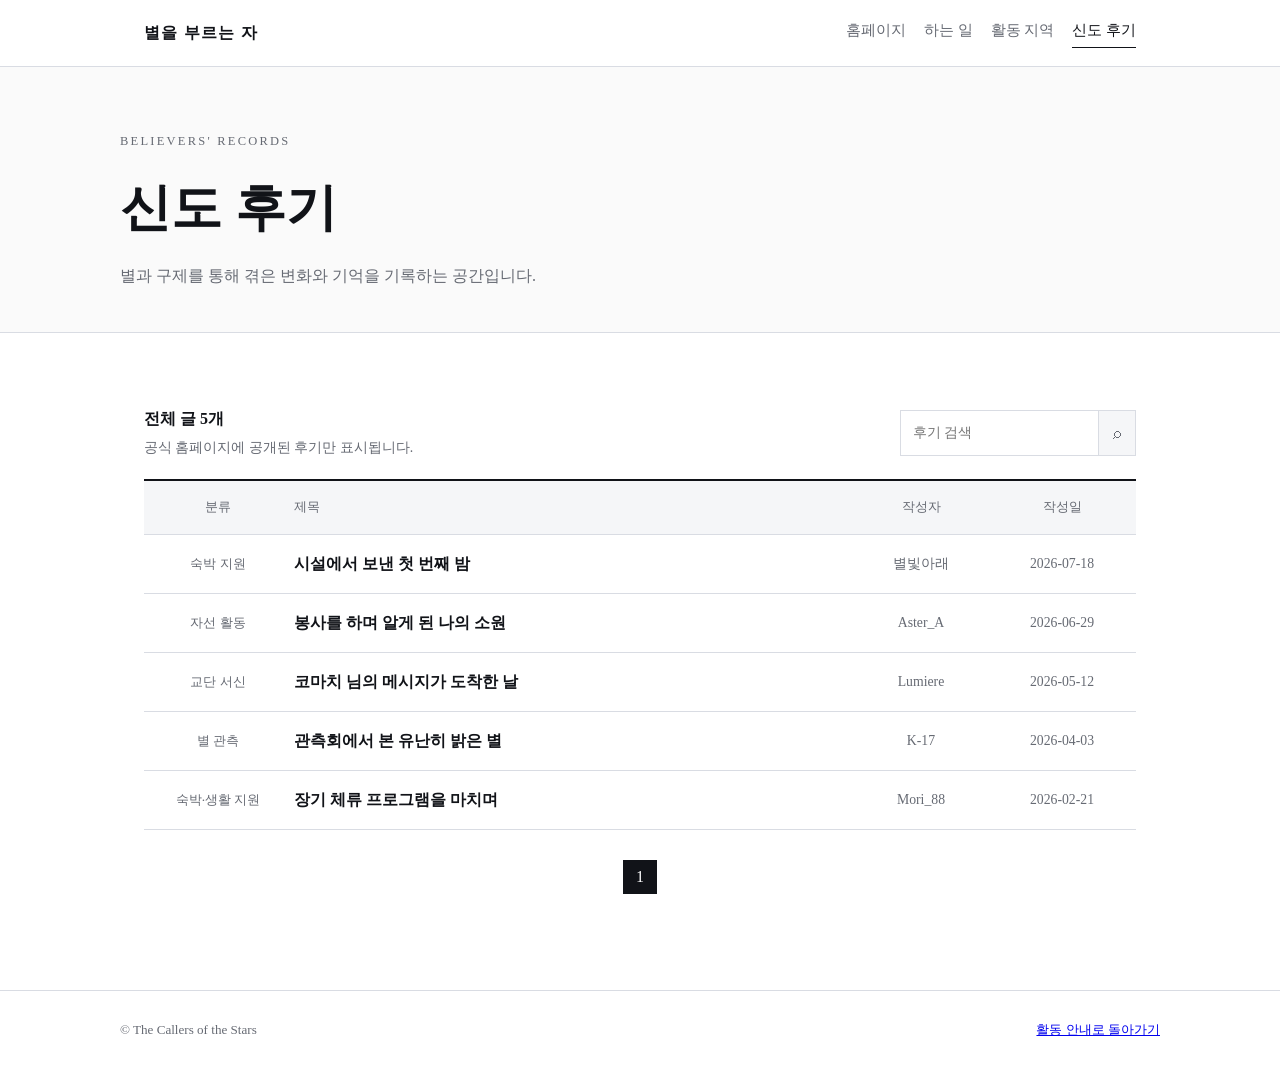
<file: reviews.html>
<!doctype html>
<html lang="ko"><head><meta charset="utf-8"><meta name="viewport" content="width=device-width, initial-scale=1"><title>신도 후기 | 별을 부르는 자</title><link rel="stylesheet" href="style.css"></head>
<body><header class="site-header"><div class="header-inner"><a class="brand" href="index.html">별을 부르는 자</a>      <nav aria-label="주요 메뉴">
        <a href="index.html">홈페이지</a>
        <a href="activities.html">하는 일</a>
        <a href="locations.html">활동 지역</a>
        <a class="active" href="reviews.html">신도 후기</a>
      </nav></div></header>
<section class="page-head"><div class="page-head-inner"><p class="page-kicker">BELIEVERS' RECORDS</p><h1>신도 후기</h1><p>별과 구제를 통해 겪은 변화와 기억을 기록하는 공간입니다.</p></div></section>
<main>
  <div class="board-toolbar">
    <div><strong id="result-count">전체 글 5개</strong><span id="result-note">공식 홈페이지에 공개된 후기만 표시됩니다.</span></div>
    <form class="board-search" id="review-search" role="search">
      <label class="sr-only" for="search-input">후기 검색</label>
      <input id="search-input" type="search" placeholder="후기 검색" autocomplete="off">
      <button type="submit" aria-label="검색">⌕</button>
    </form>
  </div>
  <section class="board" aria-label="신도 후기 게시판">
    <div class="board-head"><span>분류</span><span>제목</span><span>작성자</span><span>작성일</span></div>
        <a class="board-row" href="review-01.html" data-search="시설에서 보낸 첫 번째 밤 숙박 지원 별빛아래">
          <span class="board-category">숙박 지원</span>
          <span class="board-title">시설에서 보낸 첫 번째 밤</span>
          <span class="board-author">별빛아래</span>
          <span class="board-date">2026-07-18</span>
        </a>
        <a class="board-row" href="review-02.html" data-search="봉사를 하며 알게 된 나의 소원 자선 활동 Aster_A">
          <span class="board-category">자선 활동</span>
          <span class="board-title">봉사를 하며 알게 된 나의 소원</span>
          <span class="board-author">Aster_A</span>
          <span class="board-date">2026-06-29</span>
        </a>
        <a class="board-row" href="review-03.html" data-search="코마치 님의 메시지가 도착한 날 교단 서신 Lumiere">
          <span class="board-category">교단 서신</span>
          <span class="board-title">코마치 님의 메시지가 도착한 날</span>
          <span class="board-author">Lumiere</span>
          <span class="board-date">2026-05-12</span>
        </a>
        <a class="board-row" href="review-04.html" data-search="관측회에서 본 유난히 밝은 별 별 관측 K-17">
          <span class="board-category">별 관측</span>
          <span class="board-title">관측회에서 본 유난히 밝은 별</span>
          <span class="board-author">K-17</span>
          <span class="board-date">2026-04-03</span>
        </a>
        <a class="board-row" href="review-05.html" data-search="장기 체류 프로그램을 마치며 숙박 생활 지원 Mori_88">
          <span class="board-category">숙박·생활 지원</span>
          <span class="board-title">장기 체류 프로그램을 마치며</span>
          <span class="board-author">Mori_88</span>
          <span class="board-date">2026-02-21</span>
        </a>
        <a class="board-row secret-review" href="review-observation.html" data-secret-key="관찰력 성공" hidden>
          <span class="board-category">관측 기록</span>
          <span class="board-title">...</span>
          <span class="board-author">observer_03</span>
          <span class="board-date">2025-11-19</span>
        </a>
  </section>
  <p class="board-empty" id="board-empty" hidden>검색 결과가 없습니다.</p>
  <div class="pagination" id="pagination"><span class="current">1</span></div>
</main>
<script>
  const form = document.getElementById('review-search');
  const input = document.getElementById('search-input');
  const normalRows = [...document.querySelectorAll('.board-row:not(.secret-review)')];
  const secretRow = document.querySelector('.secret-review');
  const count = document.getElementById('result-count');
  const note = document.getElementById('result-note');
  const empty = document.getElementById('board-empty');
  const pagination = document.getElementById('pagination');

  function runSearch() {
    const query = input.value.trim();
    const normalized = query.toLocaleLowerCase('ko-KR');

    if (query === '관찰력 성공') {
      normalRows.forEach(row => row.hidden = true);
      secretRow.hidden = false;
      count.textContent = '검색 결과 1개';
      note.textContent = '입력한 검색어와 일치하는 기록입니다.';
      empty.hidden = true;
      pagination.hidden = true;
      return;
    }

    secretRow.hidden = true;
    let visible = 0;
    normalRows.forEach(row => {
      const match = !normalized || row.dataset.search.toLocaleLowerCase('ko-KR').includes(normalized);
      row.hidden = !match;
      if (match) visible++;
    });

    count.textContent = normalized ? `검색 결과 ${visible}개` : '전체 글 5개';
    note.textContent = normalized ? '공개된 후기에서 검색한 결과입니다.' : '공식 홈페이지에 공개된 후기만 표시됩니다.';
    empty.hidden = visible !== 0;
    pagination.hidden = normalized !== '';
  }

  form.addEventListener('submit', event => {
    event.preventDefault();
    runSearch();
  });
  input.addEventListener('search', runSearch);
</script>
  <footer>
    <div class="footer-inner">
      <span>© The Callers of the Stars</span>
      <span><a href="activities.html">활동 안내로 돌아가기</a></span>
    </div>
  </footer></body></html>
</file>
<file: style.css>
:root {
  --ink: #111318;
  --muted: #666a73;
  --line: #d9dce3;
  --paper: #ffffff;
  --soft: #f5f6f8;
  --accent: #28344e;
}

* { box-sizing: border-box; }

body {
  margin: 0;
  background: var(--paper);
  color: var(--ink);
  font-family: "Noto Serif KR", "Apple SD Gothic Neo", "Malgun Gothic", serif;
  line-height: 1.75;
}

.site-header {
  position: sticky;
  top: 0;
  z-index: 10;
  background: rgba(255,255,255,.96);
  border-bottom: 1px solid var(--line);
}

.header-inner {
  max-width: 1040px;
  margin: 0 auto;
  padding: 18px 24px;
  display: flex;
  align-items: center;
  justify-content: space-between;
  gap: 24px;
}

.brand {
  color: var(--ink);
  text-decoration: none;
  font-size: 1rem;
  letter-spacing: .08em;
  font-weight: 700;
}

nav { display: flex; gap: 18px; flex-wrap: wrap; }
nav a {
  color: var(--muted);
  text-decoration: none;
  font-size: .92rem;
  padding-bottom: 3px;
  border-bottom: 1px solid transparent;
}
nav a:hover, nav a.active {
  color: var(--ink);
  border-color: var(--ink);
}

.hero {
  min-height: 72vh;
  display: grid;
  place-items: center;
  padding: 72px 24px;
  text-align: center;
  border-bottom: 1px solid var(--line);
  background:
    radial-gradient(circle at 50% 38%, rgba(35,46,70,.08), transparent 34%),
    linear-gradient(#fff, #fafafa);
}

.hero .eyebrow {
  margin: 0 0 18px;
  color: var(--muted);
  font-size: .85rem;
  letter-spacing: .22em;
}

.hero h1 {
  margin: 0;
  font-size: clamp(2.1rem, 5vw, 4.4rem);
  font-weight: 600;
  letter-spacing: -.03em;
}

.hero p {
  max-width: 700px;
  margin: 28px auto 0;
  color: var(--muted);
  font-size: 1.02rem;
}

.cta-row { margin-top: 34px; display: flex; justify-content: center; gap: 12px; flex-wrap: wrap; }
.button {
  display: inline-block;
  padding: 11px 18px;
  border: 1px solid var(--ink);
  text-decoration: none;
  color: var(--paper);
  background: var(--ink);
  font-size: .9rem;
}
.button.secondary {
  color: var(--ink);
  background: var(--paper);
}

main { max-width: 1040px; margin: 0 auto; padding: 72px 24px 96px; }

.section-title {
  margin: 0 0 14px;
  font-size: 1.9rem;
  font-weight: 600;
}
.section-lead {
  margin: 0 0 34px;
  color: var(--muted);
  max-width: 760px;
}

.grid {
  display: grid;
  grid-template-columns: repeat(3, 1fr);
  gap: 18px;
}

.card {
  padding: 26px;
  background: var(--soft);
  border: 1px solid var(--line);
}
.card h3 { margin: 0 0 10px; font-size: 1.1rem; }
.card p { margin: 0; color: var(--muted); font-size: .95rem; }

.quote {
  margin: 42px 0;
  padding: 32px;
  border-left: 3px solid var(--accent);
  background: var(--soft);
  font-size: 1.08rem;
}
.quote small { display: block; margin-top: 12px; color: var(--muted); }

.page-head {
  padding: 64px 24px 42px;
  border-bottom: 1px solid var(--line);
  background: #fafafa;
}
.page-head-inner { max-width: 1040px; margin: 0 auto; }
.page-head h1 { margin: 0 0 10px; font-size: clamp(2rem, 4vw, 3.4rem); }
.page-head p { margin: 0; color: var(--muted); }

.activity-list { display: grid; gap: 24px; }
.activity {
  display: grid;
  grid-template-columns: 180px 1fr;
  gap: 24px;
  padding-bottom: 24px;
  border-bottom: 1px solid var(--line);
}
.activity h2 { margin: 0; font-size: 1.2rem; }
.activity p { margin: 0; color: var(--muted); }

.testimonials { margin-top: 64px; }
.testimonial-grid { display: grid; grid-template-columns: repeat(2,1fr); gap: 18px; }
.testimonial {
  border: 1px solid var(--line);
  padding: 24px;
  background: #fff;
}
.testimonial p { margin: 0 0 14px; }
.testimonial span { color: var(--muted); font-size: .88rem; }

.locations { display: grid; gap: 18px; }
.location {
  border: 1px solid var(--line);
  padding: 24px;
  display: grid;
  grid-template-columns: 1fr auto;
  gap: 20px;
  align-items: center;
}
.location h2 { margin: 0 0 6px; font-size: 1.15rem; }
.location p { margin: 0; color: var(--muted); }
.tag { border: 1px solid var(--line); padding: 6px 10px; color: var(--muted); font-size: .82rem; }

.notice {
  margin-top: 36px;
  padding: 20px;
  border: 1px dashed #aeb3bd;
  color: var(--muted);
  background: #fbfbfc;
}

footer {
  border-top: 1px solid var(--line);
  padding: 28px 24px;
  color: var(--muted);
  font-size: .82rem;
}
.footer-inner { max-width: 1040px; margin: 0 auto; display: flex; justify-content: space-between; gap: 16px; flex-wrap: wrap; }

@media (max-width: 760px) {
  .header-inner { align-items: flex-start; flex-direction: column; }
  .grid, .testimonial-grid { grid-template-columns: 1fr; }
  .activity { grid-template-columns: 1fr; }
  .location { grid-template-columns: 1fr; }
}


.section-heading-row { display:flex; justify-content:space-between; align-items:end; gap:24px; }
.text-link { color:var(--ink); text-decoration:none; border-bottom:1px solid var(--ink); white-space:nowrap; margin-bottom:34px; }
.page-kicker { font-size:.78rem; letter-spacing:.18em; margin-bottom:10px !important; }
.board-toolbar { display:flex; justify-content:space-between; align-items:center; gap:20px; margin-bottom:18px; }
.board-toolbar strong { display:block; }
.board-toolbar div > span { color:var(--muted); font-size:.86rem; }
.board-search { min-width:190px; border:1px solid var(--line); padding:9px 12px; color:var(--muted); display:flex; justify-content:space-between; font-size:.86rem; }
.board { border-top:2px solid var(--ink); }
.board-head, .board-row { display:grid; grid-template-columns:120px minmax(0,1fr) 130px 120px; gap:16px; align-items:center; padding:15px 14px; }
.board-head { border-bottom:1px solid var(--line); color:var(--muted); font-size:.82rem; text-align:center; background:var(--soft); }
.board-head span:nth-child(2) { text-align:left; }
.board-row { color:var(--ink); text-decoration:none; border-bottom:1px solid var(--line); transition:background .15s ease; }
.board-row:hover { background:#fafafa; }
.board-category { color:var(--muted); font-size:.84rem; text-align:center; }
.board-title { font-weight:600; overflow:hidden; text-overflow:ellipsis; white-space:nowrap; }
.board-author, .board-date { color:var(--muted); font-size:.86rem; text-align:center; }
.pagination { text-align:center; margin:30px 0 0; }
.pagination span { display:inline-grid; place-items:center; width:34px; height:34px; border:1px solid var(--line); }
.pagination .current { background:var(--ink); color:white; border-color:var(--ink); }
.post-main { max-width:860px; }
.breadcrumbs { display:flex; gap:9px; align-items:center; color:var(--muted); font-size:.84rem; margin-bottom:32px; }
.breadcrumbs a { color:inherit; text-decoration:none; }
.post { border-top:2px solid var(--ink); border-bottom:1px solid var(--line); }
.post-header { padding:38px 12px 30px; border-bottom:1px solid var(--line); }
.post-category { display:inline-block; font-size:.78rem; color:var(--muted); border:1px solid var(--line); padding:4px 9px; margin-bottom:14px; }
.post-header h1 { margin:0 0 20px; font-size:clamp(1.8rem,4vw,2.8rem); line-height:1.35; }
.post-meta { display:flex; flex-wrap:wrap; gap:18px 28px; color:var(--muted); font-size:.84rem; }
.post-meta strong { color:var(--ink); font-weight:500; margin-left:5px; }
.post-body { padding:44px 12px 54px; font-size:1.02rem; }
.post-body p { margin:0 0 24px; }
.post-body blockquote { margin:42px 0 0; padding:24px 28px; background:var(--soft); border-left:2px solid var(--accent); color:var(--muted); }
.post-actions { text-align:center; margin:32px 0; }
.post-adjacent { display:grid; grid-template-columns:1fr 1fr; gap:1px; background:var(--line); border:1px solid var(--line); }
.post-adjacent a { display:flex; flex-direction:column; gap:4px; padding:18px 20px; background:white; color:var(--ink); text-decoration:none; }
.post-adjacent a.next { text-align:right; }
.post-adjacent small { color:var(--muted); }

@media (max-width:760px) {
  .section-heading-row, .board-toolbar { align-items:flex-start; flex-direction:column; }
  .text-link { margin-bottom:28px; }
  .board-search { width:100%; }
  .board-head { display:none; }
  .board-row { grid-template-columns:1fr auto; gap:5px 12px; padding:16px 6px; }
  .board-category { grid-column:1; text-align:left; font-size:.76rem; }
  .board-title { grid-column:1 / -1; grid-row:2; white-space:normal; }
  .board-author { grid-column:1; grid-row:3; text-align:left; }
  .board-date { grid-column:2; grid-row:3; }
  .post-adjacent { grid-template-columns:1fr; }
  .post-adjacent a.next { text-align:left; }
}

.sr-only { position:absolute; width:1px; height:1px; padding:0; margin:-1px; overflow:hidden; clip:rect(0,0,0,0); white-space:nowrap; border:0; }
.board-search { padding:0; overflow:hidden; background:#fff; }
.board-search input { width:100%; min-width:0; border:0; outline:0; padding:10px 12px; color:var(--ink); background:transparent; font:inherit; font-size:.86rem; }
.board-search button { width:42px; border:0; border-left:1px solid var(--line); background:var(--soft); color:var(--muted); cursor:pointer; font-size:1rem; }
.board-search button:hover { color:var(--ink); }
.board-empty { margin:28px 0; padding:34px; text-align:center; color:var(--muted); border-bottom:1px solid var(--line); }
[hidden] { display:none !important; }
</file>
